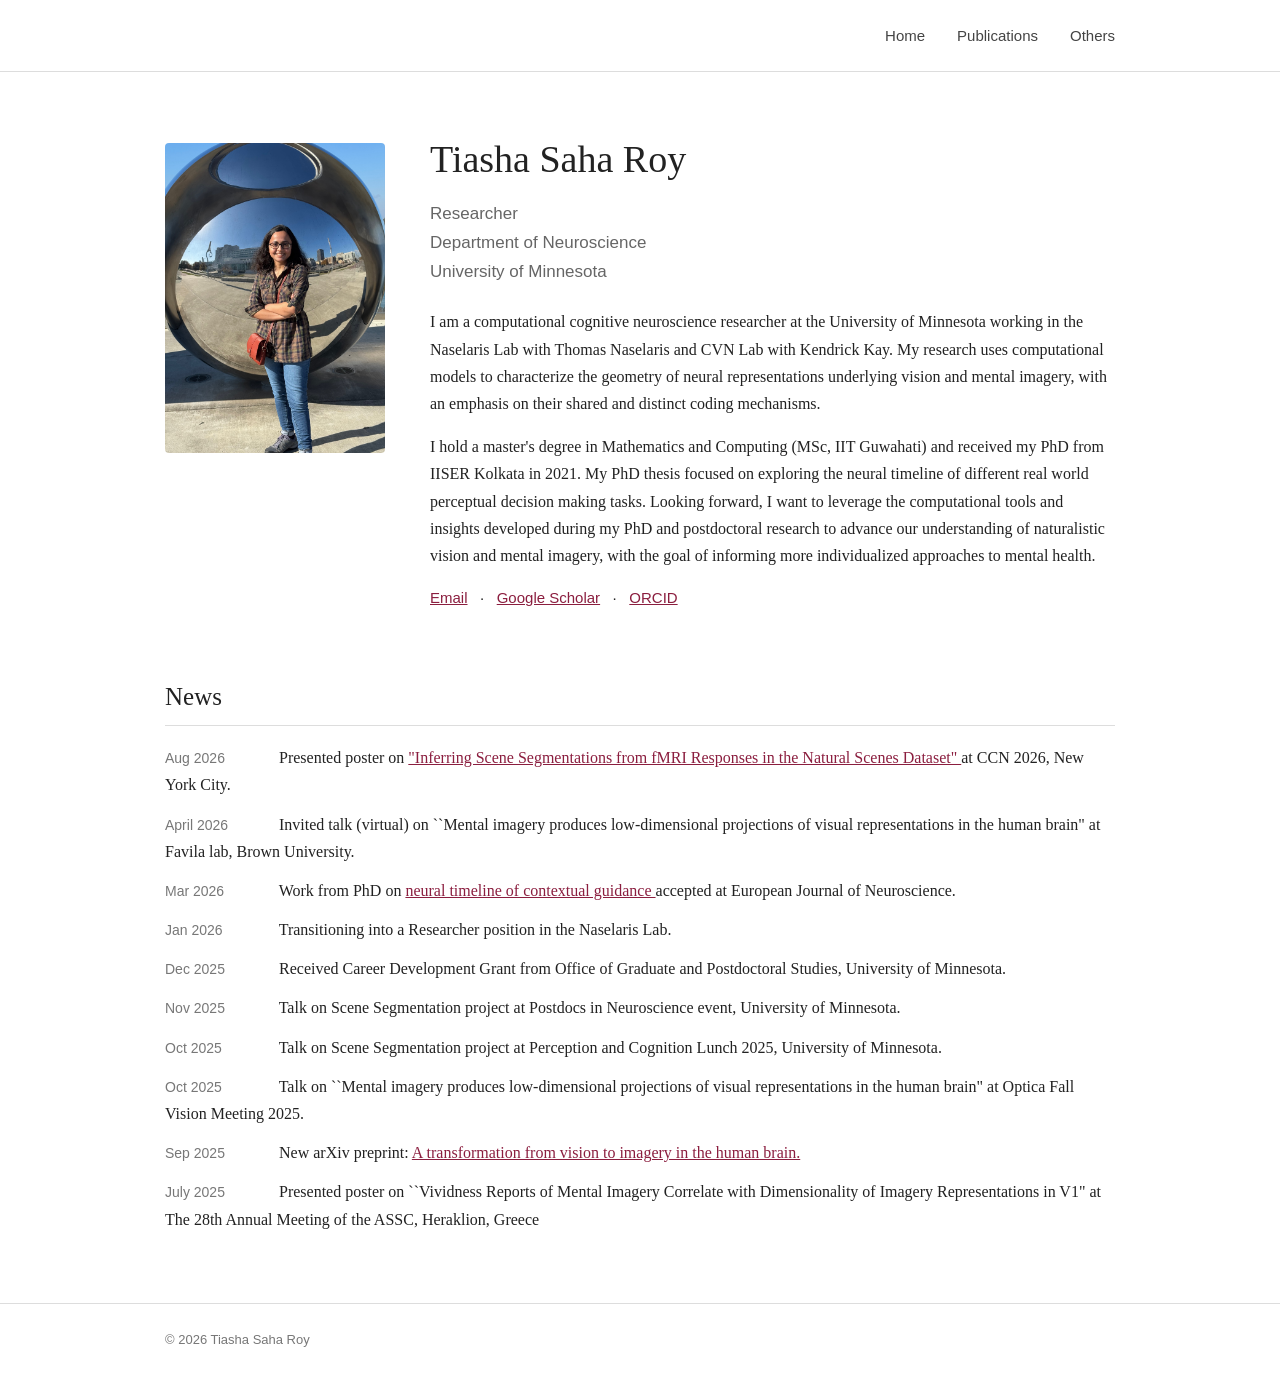
<file: index.html>
<!DOCTYPE html>
<html lang="en">

<head>
  <meta charset="UTF-8">
  <meta name="viewport" content="width=device-width, initial-scale=1.0">

  <title>Tiasha Saha Roy</title>

  <link rel="stylesheet" href="style.css">
</head>

<body>

<header>
  <div class="container">

    <nav>

      <div class="nav-links">
        <a href="index.html">Home</a>
        <a href="publications.html">Publications</a>
        <a href="others.html">Others</a>
      </div>

    </nav>

  </div>
</header>


<main class="container">

  <section class="hero">

    <img src="photo.jpeg" alt="Your Name">

    <div>

      <h1>Tiasha Saha Roy</h1>

      <div class="subtitle">
        Researcher<br>
        Department of Neuroscience<br>
        University of Minnesota
      </div>

      <p>
        I am a computational cognitive neuroscience researcher at the University of Minnesota working in the Naselaris Lab with Thomas Naselaris and CVN Lab with Kendrick Kay. My research uses computational models to characterize the geometry of neural representations underlying vision and mental imagery, with an emphasis on their shared and distinct coding mechanisms. 
      </p>

      <p>
       I hold a master's degree in Mathematics and Computing (MSc, IIT Guwahati) and received my PhD from IISER Kolkata in 2021.  My PhD thesis focused on exploring the neural timeline of different real world perceptual decision making tasks. Looking forward, I want to leverage the computational tools and insights developed during my PhD and postdoctoral research to advance our understanding of naturalistic vision and mental imagery, with the goal of informing more individualized approaches to mental health.
      </p>

      <p class="links">
        <a href="mailto:tsaharoy@umn.edu">Email</a>
        &nbsp; · &nbsp;
        <a href="https://scholar.google.com/citations?user=JX2P7Z8AAAAJ&hl=en&oi=ao">Google Scholar</a>
        &nbsp; · &nbsp;
        <a href="https://orcid.org/0000-0001-9917-768X">ORCID</a>
      </p>

    </div>

  </section>


  <section>

    <h2>News</h2>

    <ul class="news-list">

      <li>
        <span class="news-date">Aug 2026</span>
        Presented poster on 
        <a href="https://openreview.net/forum?id=1hJzPCEaMi" target="_blank" rel="noopener noreferrer">
          "Inferring Scene Segmentations from fMRI Responses in the Natural Scenes Dataset"
          </a>
         at CCN 2026, New York City. 
      </li>

      <li>
        <span class="news-date">April 2026</span>
         Invited talk (virtual) on ``Mental imagery produces low-dimensional projections of visual representations in the human brain" at Favila lab, Brown University. 
      </li>

      <li>
          <span class="news-date">Mar 2026</span>
          Work from PhD on
          <a href="https://onlinelibrary.wiley.com/doi/10.1111/ejn.70468" target="_blank" rel="noopener noreferrer">
            neural timeline of contextual guidance
          </a>
          accepted at European Journal of Neuroscience.
      </li>
      
      <li>
          <span class="news-date">Jan 2026</span>
          Transitioning into a Researcher position in the Naselaris Lab.
      </li> 
      
      <li>
          <span class="news-date">Dec 2025</span>
          Received Career Development Grant from Office of Graduate and Postdoctoral Studies, University of Minnesota.
      </li> 

      <li>
          <span class="news-date">Nov 2025</span>
          Talk on Scene Segmentation project at Postdocs in Neuroscience event, University of Minnesota.
      </li> 

      <li>
          <span class="news-date">Oct 2025</span>
          Talk on Scene Segmentation project at Perception and Cognition Lunch 2025, University of Minnesota.
      </li> 

      <li>
          <span class="news-date">Oct 2025</span>
          Talk on ``Mental imagery produces low-dimensional projections of visual representations in the human brain" at Optica Fall Vision Meeting 2025.
      </li> 
      
      <li>
         <span class="news-date">Sep 2025</span>
          New arXiv preprint:
          <a href="https://www.biorxiv.org/content/10.1101/2025.09.02.672180v1" target="_blank" rel="noopener noreferrer">
          A transformation from vision to imagery in the human brain.
          </a>
      </li> 
      <li>
          <span class="news-date">July 2025</span>
          Presented poster on ``Vividness Reports of Mental Imagery Correlate with Dimensionality of Imagery Representations in V1" at The 28th Annual Meeting of the ASSC, Heraklion, Greece
      </li> 
      
    </ul>

  </section>

</main>


<footer>
  <div class="container">
    © 2026 Tiasha Saha Roy
  </div>
</footer>

</body>
</html>
</file>
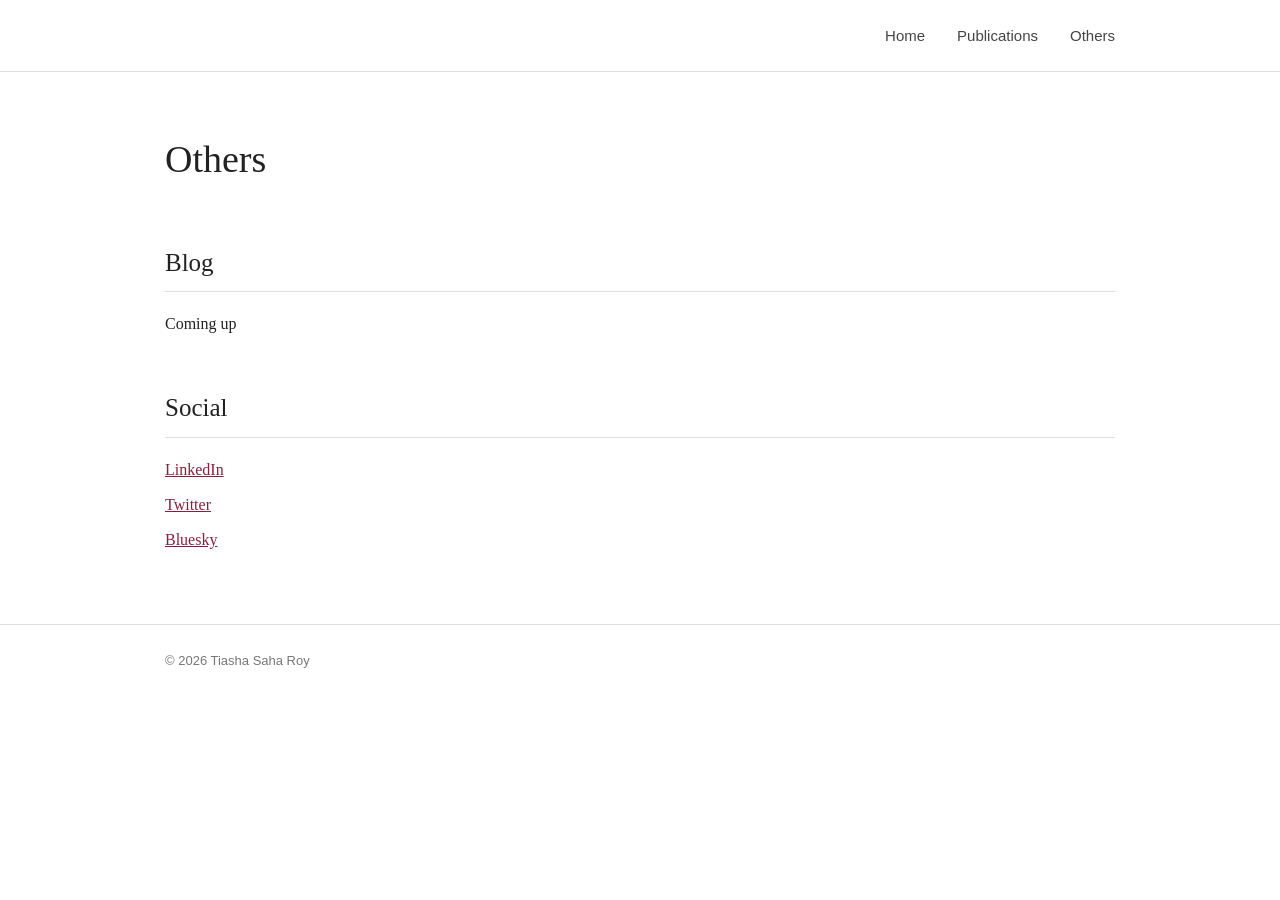
<file: others.html>
<!DOCTYPE html>
<html lang="en">

<head>
  <meta charset="UTF-8">
  <meta name="viewport" content="width=device-width, initial-scale=1.0">

  <title>Others | Tiasha Saha Roy</title>

  <link rel="stylesheet" href="style.css">
</head>

<body>

<header>
  <div class="container">

    <nav>

      <div class="nav-links">
        <a href="index.html">Home</a>
        <a href="publications.html">Publications</a>
        <a href="others.html">Others</a>
      </div>

    </nav>

  </div>
</header>


<main class="container">

  <h1>Others</h1>

  <h2>Blog</h2>
  <p>
    Coming up
  </p>

  <h2>Social</h2>

  <div class="social-links">
    <a href="https://www.linkedin.com/in/tiasha-saha-roy-b27804138/" target="_blank">LinkedIn</a>
    <a href="https://x.com/tiasr2010" target="_blank">Twitter</a>
    <a href="https://bsky.app/profile/tiasr2010.bsky.social" target="_blank">Bluesky</a>
  </div>

</main>


<footer>
  <div class="container">
    © 2026 Tiasha Saha Roy
  </div>
</footer>

</body>
</html>
</file>
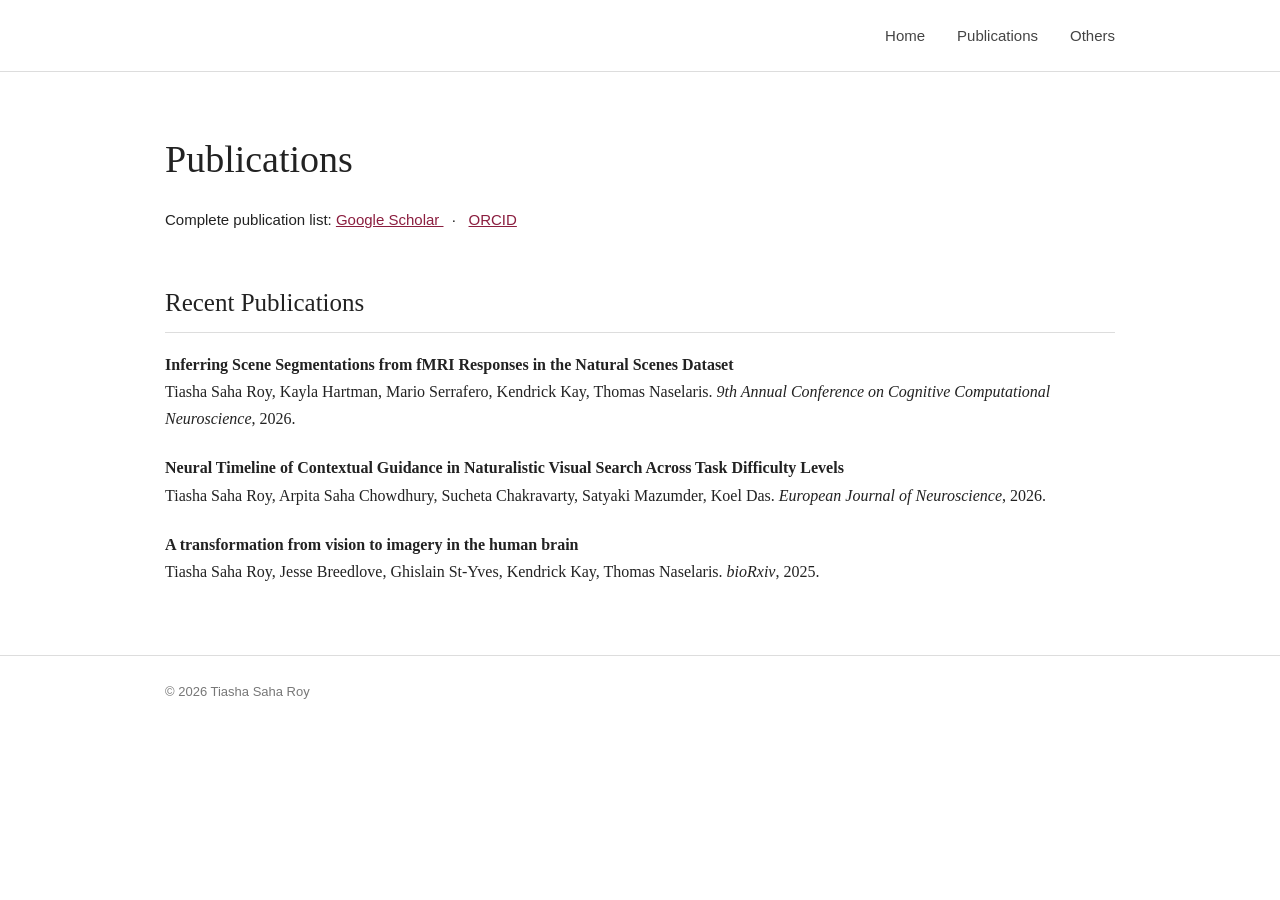
<file: publications.html>
<!DOCTYPE html>
<html lang="en">

<head>
  <meta charset="UTF-8">
  <meta name="viewport" content="width=device-width, initial-scale=1.0">

  <title>Publications | Tiasha Saha Roy</title>

  <link rel="stylesheet" href="style.css">
</head>

<body>

<header>
  <div class="container">

    <nav>

      <div class="nav-links">
        <a href="index.html">Home</a>
        <a href="publications.html">Publications</a>
        <a href="others.html">Others</a>
      </div>

    </nav>

  </div>
</header>


<main class="container">

  <h1>Publications</h1>

  <p class="links">
    Complete publication list:
    <a href="https://scholar.google.com/citations?user=JX2P7Z8AAAAJ&hl=en&oi=ao" target="_blank">
      Google Scholar
    </a>

    &nbsp; · &nbsp;

    <a href="https://orcid.org/0000-0001-9917-768X" target="_blank">
      ORCID
    </a>
  </p>


  <h2>Recent Publications</h2>

  <div class="publication">

    <div class="publication-title">
      Inferring Scene Segmentations from fMRI Responses in the Natural Scenes Dataset
    </div>

    Tiasha Saha Roy, Kayla Hartman, Mario Serrafero, Kendrick Kay, Thomas Naselaris.

    <em>9th Annual Conference on Cognitive Computational Neuroscience</em>, 2026.

  </div>

  <div class="publication">

    <div class="publication-title">
      Neural Timeline of Contextual Guidance in Naturalistic Visual Search Across Task Difficulty Levels
    </div>

    Tiasha Saha Roy, Arpita Saha Chowdhury, Sucheta Chakravarty, Satyaki Mazumder, Koel Das.

    <em>European Journal of Neuroscience</em>, 2026.

  </div>

  <div class="publication">

    <div class="publication-title">
      A transformation from vision to imagery in the human brain
    </div>

    Tiasha Saha Roy, Jesse Breedlove, Ghislain St-Yves, Kendrick Kay, Thomas Naselaris.

    <em>bioRxiv</em>, 2025.

  </div>

</main>


<footer>
  <div class="container">
    © 2026 Tiasha Saha Roy
  </div>
</footer>

</body>
</html>
</file>
<file: style.css>
body {
  margin: 0;
  font-family: Georgia, "Times New Roman", serif;
  color: #222;
  background: #ffffff;
  line-height: 1.7;
}

.container {
  max-width: 950px;
  margin: 0 auto;
  padding: 0 28px;
}

header {
  border-bottom: 1px solid #ddd;
  margin-bottom: 55px;
}

nav {
  display: flex;
  justify-content: flex-end;
  align-items: center;
  padding: 22px 0;
}

.site-name {
  font-size: 21px;
  font-weight: bold;
  color: #111;
  text-decoration: none;
}

.nav-links a {
  margin-left: 28px;
  text-decoration: none;
  color: #444;
  font-family: Arial, sans-serif;
  font-size: 15px;
}

.nav-links a:hover {
  color: #8b1e3f;
}

.hero {
  display: grid;
  grid-template-columns: 220px 1fr;
  gap: 45px;
  align-items: start;
}

.hero img {
  width: 220px;
  border-radius: 4px;
  margin-top: 16px;
}

h1 {
  font-size: 38px;
  margin-top: 0;
  margin-bottom: 8px;
  font-weight: normal;
}

.subtitle {
  font-family: Arial, sans-serif;
  font-size: 17px;
  color: #666;
  margin-bottom: 22px;
}

h2 {
  font-size: 25px;
  margin-top: 50px;
  margin-bottom: 18px;
  font-weight: normal;
  border-bottom: 1px solid #ddd;
  padding-bottom: 7px;
}

h3 {
  font-size: 19px;
  margin-bottom: 5px;
}

a {
  color: #8b1e3f;
}

.news-list {
  list-style: none;
  padding-left: 0;
}

.news-list li {
  margin-bottom: 12px;
}

.news-date {
  display: inline-block;
  width: 110px;
  font-family: Arial, sans-serif;
  font-size: 14px;
  color: #777;
}

.publication {
  margin-bottom: 22px;
}

.publication-title {
  font-weight: bold;
}

.social-links a {
  display: block;
  margin-bottom: 8px;
}

.links {
  font-family: Arial, sans-serif;
  font-size: 15px;
}

footer {
  margin-top: 70px;
  padding: 25px 0;
  border-top: 1px solid #ddd;
  color: #777;
  font-family: Arial, sans-serif;
  font-size: 13px;
}

@media (max-width: 700px) {
  .hero {
    grid-template-columns: 1fr;
  }

  .hero img {
    width: 180px;
  }

  nav {
    display: block;
  }

  .nav-links {
    margin-top: 12px;
  }

  .nav-links a {
    margin-left: 0;
    margin-right: 18px;
  }
}
</file>
